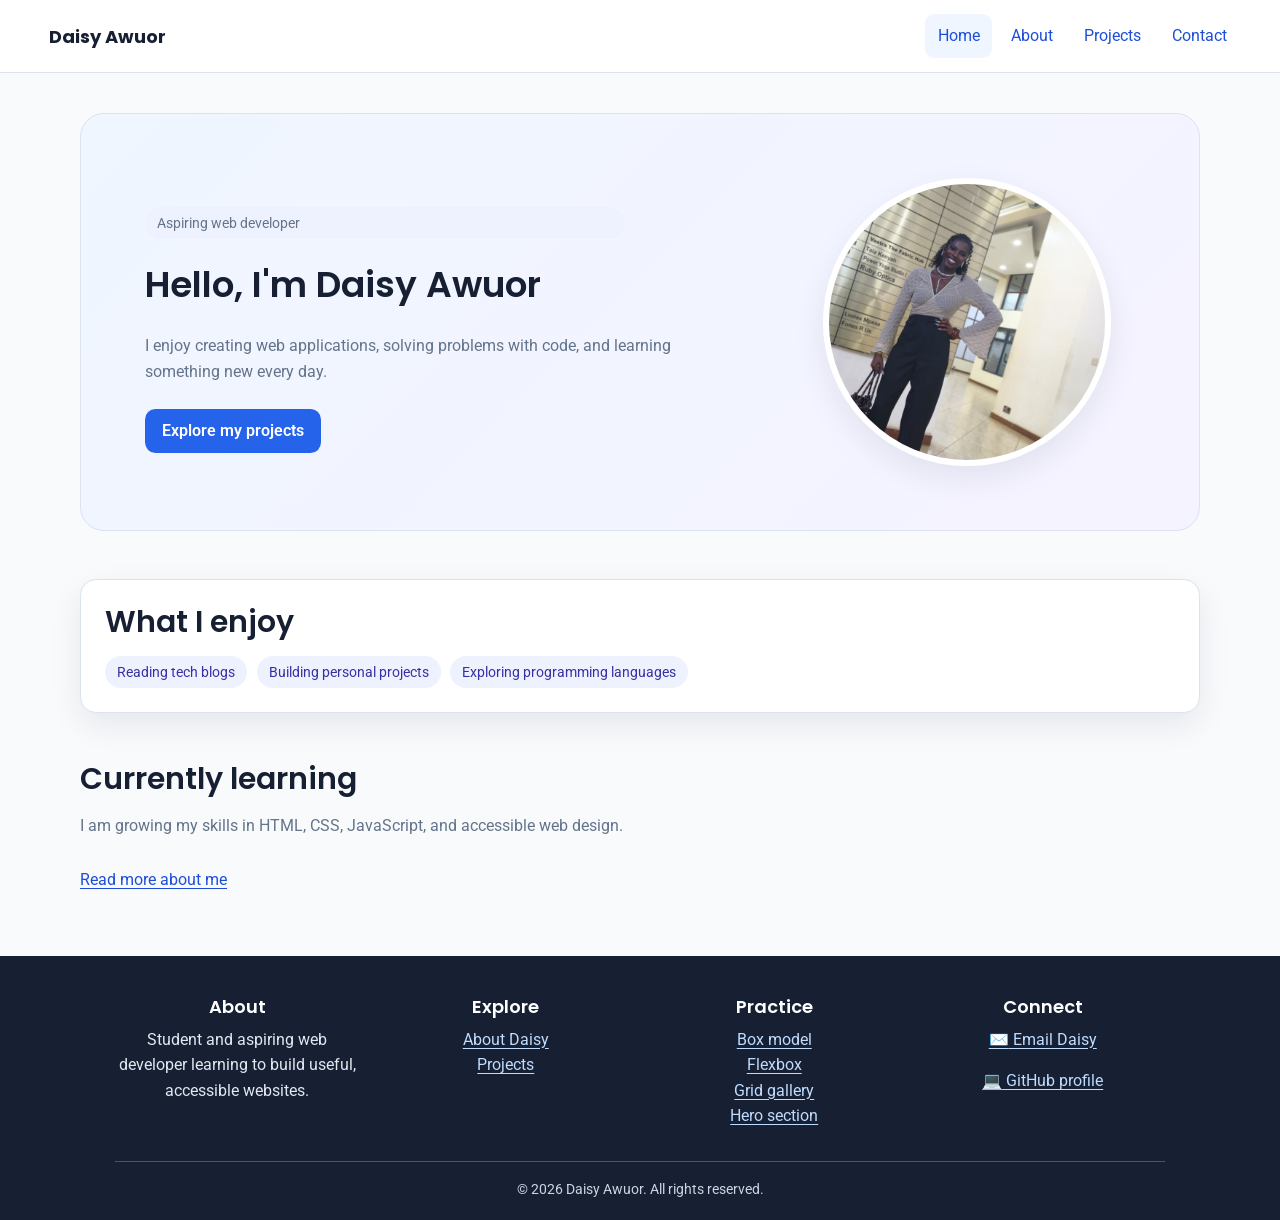
<file: index.html>
<!DOCTYPE html>
<html lang="en">
<head><meta charset="UTF-8"><meta name="viewport" content="width=device-width, initial-scale=1.0"><meta name="description" content="Daisy Awuor's web development portfolio."><title>Daisy Awuor | Home</title><link rel="preconnect" href="https://fonts.googleapis.com"><link rel="preconnect" href="https://fonts.gstatic.com" crossorigin><link href="https://fonts.googleapis.com/css2?family=Poppins:wght@400;500;600;700&family=Roboto:wght@400;500;700&display=swap" rel="stylesheet"><link rel="stylesheet" href="styles.css"></head>
<body><header class="site-header"><nav class="navbar" aria-label="Main navigation"><a class="logo" href="index.html">Daisy Awuor</a><div class="desktop-nav"><ul class="nav-links"><li><a href="index.html" aria-current="page">Home</a></li><li><a href="about.html">About</a></li><li><a href="project.html">Projects</a></li><li><a href="contact.html">Contact</a></li></ul></div><details class="mobile-nav"><summary>Menu</summary><ul class="nav-links"><li><a href="index.html" aria-current="page">Home</a></li><li><a href="about.html">About</a></li><li><a href="project.html">Projects</a></li><li><a href="contact.html">Contact</a></li></ul></details></nav></header>
<main><section class="hero"><div><p class="tag">Aspiring web developer</p><h1>Hello, I'm Daisy Awuor</h1><p>I enjoy creating web applications, solving problems with code, and learning something new every day.</p><a class="button button-primary" href="project.html">Explore my projects</a></div><img src="images/my-photo.jpg" alt="Portrait of Daisy Awuor" width="500" height="500"></section><section class="section panel"><h2>What I enjoy</h2><ul class="skills"><li>Reading tech blogs</li><li>Building personal projects</li><li>Exploring programming languages</li></ul></section><section class="section"><h2>Currently learning</h2><p class="page-intro">I am growing my skills in HTML, CSS, JavaScript, and accessible web design.</p><a href="about.html">Read more about me</a></section></main>
<footer class="site-footer"><div class="footer-grid"><section><h2>About</h2><p>Student and aspiring web developer learning to build useful, accessible websites.</p></section><section><h2>Explore</h2><ul><li><a href="about.html">About Daisy</a></li><li><a href="project.html">Projects</a></li></ul></section><section><h2>Practice</h2><ul><li><a href="box-model-practice.html">Box model</a></li><li><a href="flexbox-practice.html">Flexbox</a></li><li><a href="image.html">Grid gallery</a></li><li><a href="hero-practice.html">Hero section</a></li></ul></section><section><h2>Connect</h2><p><a href="mailto:daisyaongola@gmail.com"><span aria-hidden="true">✉️</span> Email Daisy</a></p><p><a href="https://github.com/Daisy10688"><span aria-hidden="true">💻</span> GitHub profile</a></p></section></div><p class="copyright">&copy; 2026 Daisy Awuor. All rights reserved.</p></footer></body></html>
</file>
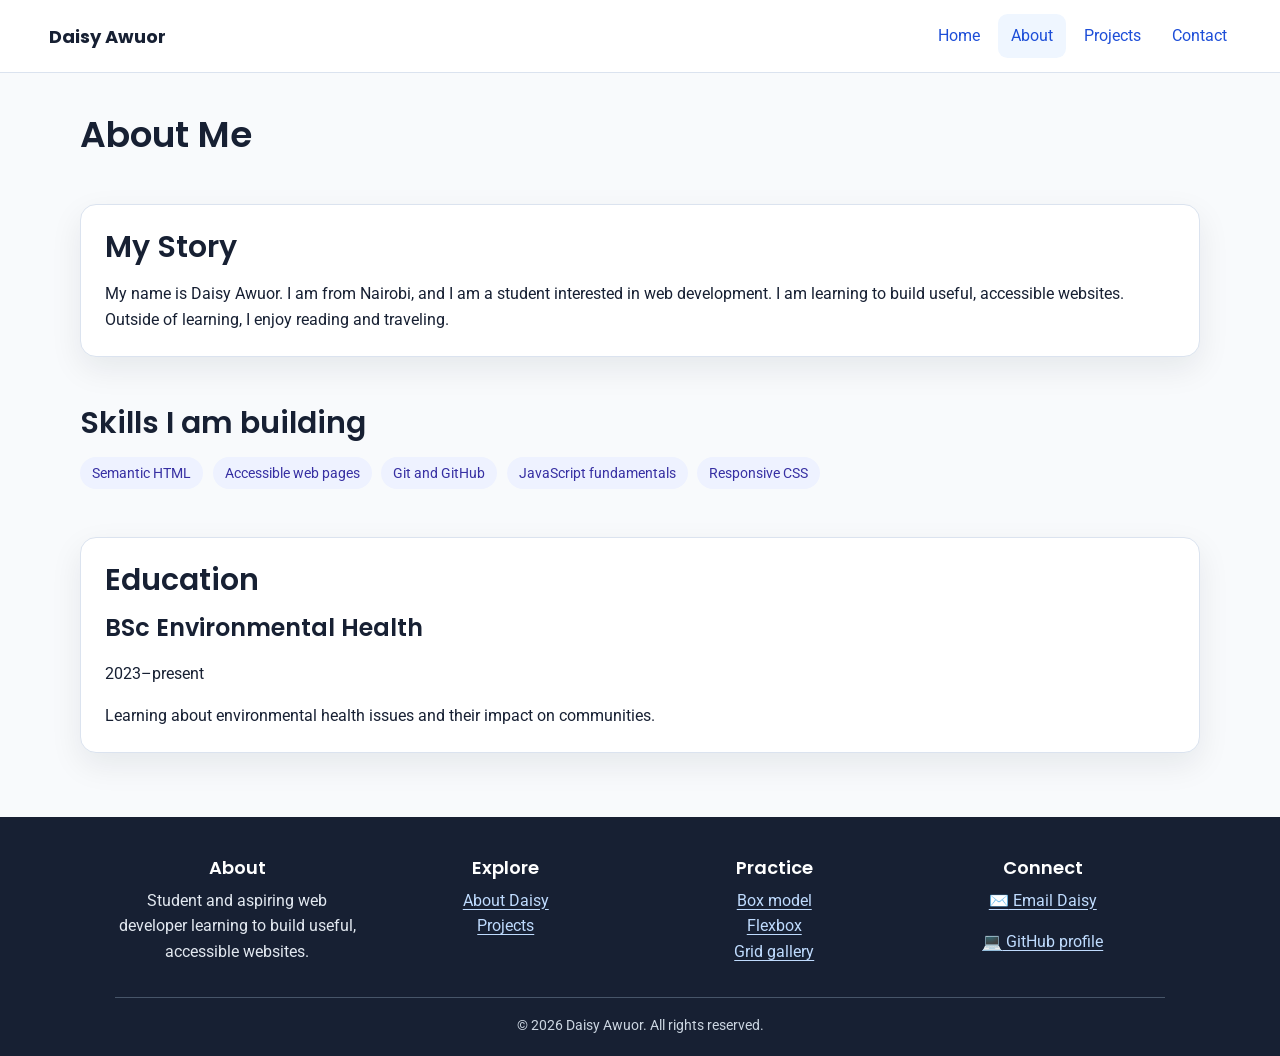
<file: about.html>
<!DOCTYPE html><html lang="en"><head><meta charset="UTF-8"><meta name="viewport" content="width=device-width, initial-scale=1.0"><title>About | Daisy Awuor</title><link rel="preconnect" href="https://fonts.googleapis.com"><link rel="preconnect" href="https://fonts.gstatic.com" crossorigin><link href="https://fonts.googleapis.com/css2?family=Poppins:wght@400;500;600;700&family=Roboto:wght@400;500;700&display=swap" rel="stylesheet"><link rel="stylesheet" href="styles.css"></head><body>
<header class="site-header"><nav class="navbar" aria-label="Main navigation"><a class="logo" href="index.html">Daisy Awuor</a><div class="desktop-nav"><ul class="nav-links"><li><a href="index.html">Home</a></li><li><a href="about.html" aria-current="page">About</a></li><li><a href="project.html">Projects</a></li><li><a href="contact.html">Contact</a></li></ul></div><details class="mobile-nav"><summary>Menu</summary><ul class="nav-links"><li><a href="index.html">Home</a></li><li><a href="about.html" aria-current="page">About</a></li><li><a href="project.html">Projects</a></li><li><a href="contact.html">Contact</a></li></ul></details></nav></header>
<main><article><h1>About Me</h1><section class="section panel"><h2>My Story</h2><p>My name is Daisy Awuor. I am from Nairobi, and I am a student interested in web development. I am learning to build useful, accessible websites. Outside of learning, I enjoy reading and traveling.</p></section><section class="section"><h2>Skills I am building</h2><ul class="skills"><li>Semantic HTML</li><li>Accessible web pages</li><li>Git and GitHub</li><li>JavaScript fundamentals</li><li>Responsive CSS</li></ul></section><section class="section panel"><h2>Education</h2><h3>BSc Environmental Health</h3><p>2023–present</p><p>Learning about environmental health issues and their impact on communities.</p></section></article></main>
<footer class="site-footer"><div class="footer-grid"><section><h2>About</h2><p>Student and aspiring web developer learning to build useful, accessible websites.</p></section><section><h2>Explore</h2><ul><li><a href="about.html">About Daisy</a></li><li><a href="project.html">Projects</a></li></ul></section><section><h2>Practice</h2><ul><li><a href="box-model-practice.html">Box model</a></li><li><a href="flexbox-practice.html">Flexbox</a></li><li><a href="image.html">Grid gallery</a></li></ul></section><section><h2>Connect</h2><p><a href="mailto:daisyaongola@gmail.com"><span aria-hidden="true">✉️</span> Email Daisy</a></p><p><a href="https://github.com/Daisy10688"><span aria-hidden="true">💻</span> GitHub profile</a></p></section></div><p class="copyright">&copy; 2026 Daisy Awuor. All rights reserved.</p></footer></body></html>
</file>
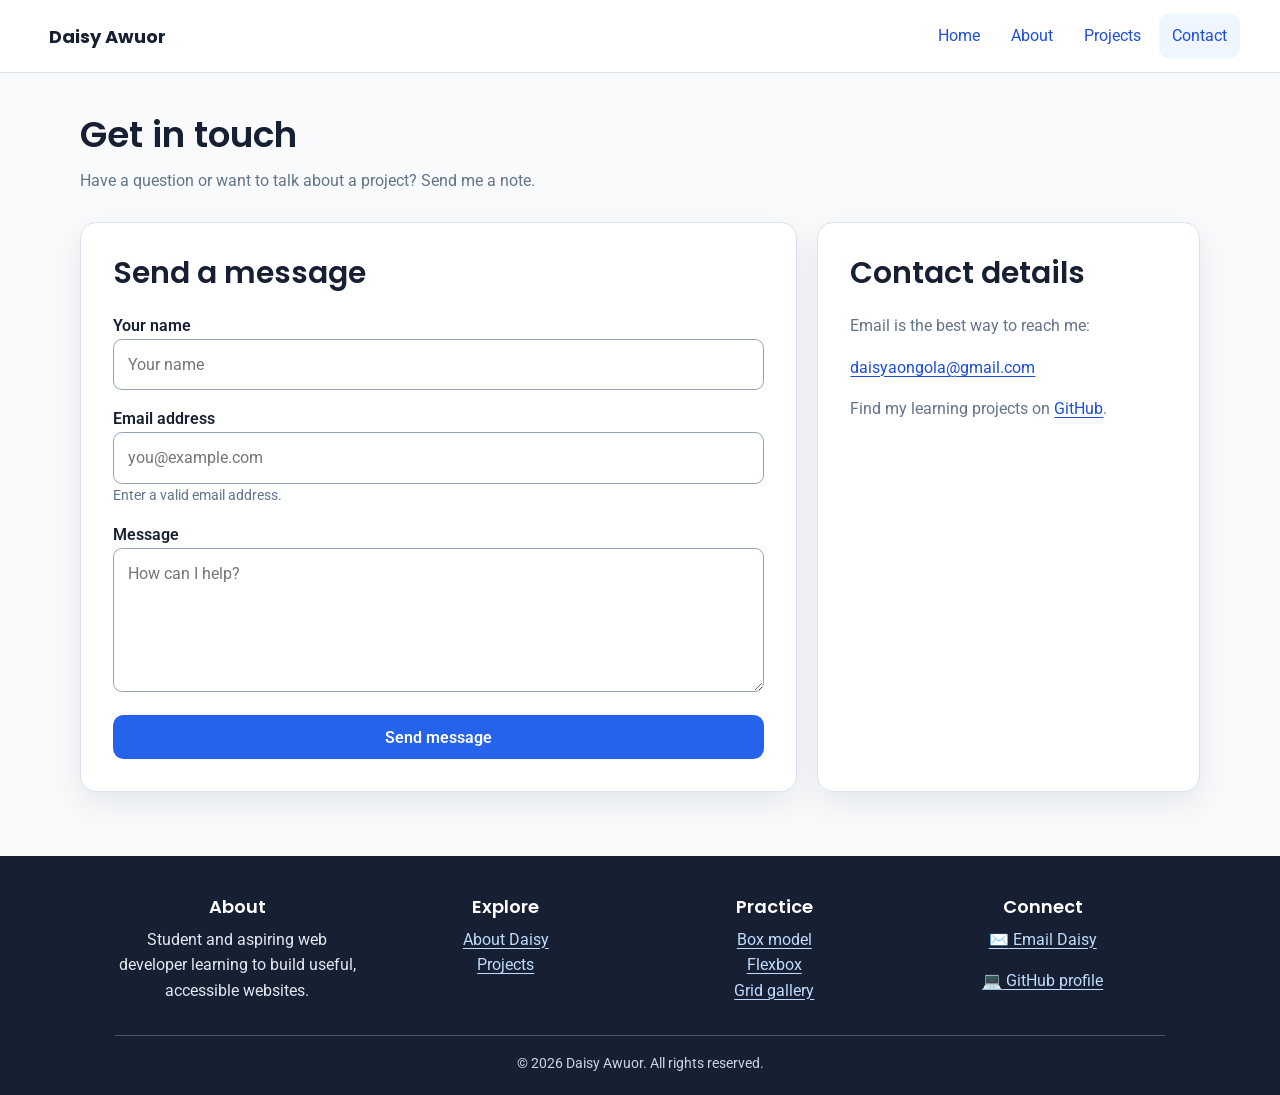
<file: contact.html>
<!DOCTYPE html><html lang="en"><head><meta charset="UTF-8"><meta name="viewport" content="width=device-width, initial-scale=1.0"><title>Contact | Daisy Awuor</title><link rel="preconnect" href="https://fonts.googleapis.com"><link rel="preconnect" href="https://fonts.gstatic.com" crossorigin><link href="https://fonts.googleapis.com/css2?family=Poppins:wght@400;500;600;700&family=Roboto:wght@400;500;700&display=swap" rel="stylesheet"><link rel="stylesheet" href="styles.css"></head><body>
<header class="site-header"><nav class="navbar" aria-label="Main navigation"><a class="logo" href="index.html">Daisy Awuor</a><div class="desktop-nav"><ul class="nav-links"><li><a href="index.html">Home</a></li><li><a href="about.html">About</a></li><li><a href="project.html">Projects</a></li><li><a href="contact.html" aria-current="page">Contact</a></li></ul></div><details class="mobile-nav"><summary>Menu</summary><ul class="nav-links"><li><a href="index.html">Home</a></li><li><a href="about.html">About</a></li><li><a href="project.html">Projects</a></li><li><a href="contact.html" aria-current="page">Contact</a></li></ul></details></nav></header>
<main><h1>Get in touch</h1><p class="page-intro">Have a question or want to talk about a project? Send me a note.</p><div class="contact-layout"><section class="contact-card"><h2>Send a message</h2><form action="mailto:daisyaongola@gmail.com" method="post" enctype="text/plain"><div><label for="name">Your name</label><input id="name" name="name" type="text" autocomplete="name" placeholder="Your name" required></div><div><label for="email">Email address</label><input id="email" name="email" type="email" autocomplete="email" placeholder="you@example.com" required><p class="field-hint">Enter a valid email address.</p></div><div><label for="message">Message</label><textarea id="message" name="message" placeholder="How can I help?" required></textarea></div><button class="button button-primary" type="submit">Send message</button></form></section><aside class="contact-card"><h2>Contact details</h2><p>Email is the best way to reach me:</p><p><a href="mailto:daisyaongola@gmail.com">daisyaongola@gmail.com</a></p><p>Find my learning projects on <a href="https://github.com/Daisy10688">GitHub</a>.</p></aside></div></main>
<footer class="site-footer"><div class="footer-grid"><section><h2>About</h2><p>Student and aspiring web developer learning to build useful, accessible websites.</p></section><section><h2>Explore</h2><ul><li><a href="about.html">About Daisy</a></li><li><a href="project.html">Projects</a></li></ul></section><section><h2>Practice</h2><ul><li><a href="box-model-practice.html">Box model</a></li><li><a href="flexbox-practice.html">Flexbox</a></li><li><a href="image.html">Grid gallery</a></li></ul></section><section><h2>Connect</h2><p><a href="mailto:daisyaongola@gmail.com"><span aria-hidden="true">✉️</span> Email Daisy</a></p><p><a href="https://github.com/Daisy10688"><span aria-hidden="true">💻</span> GitHub profile</a></p></section></div><p class="copyright">&copy; 2026 Daisy Awuor. All rights reserved.</p></footer></body></html>
</file>
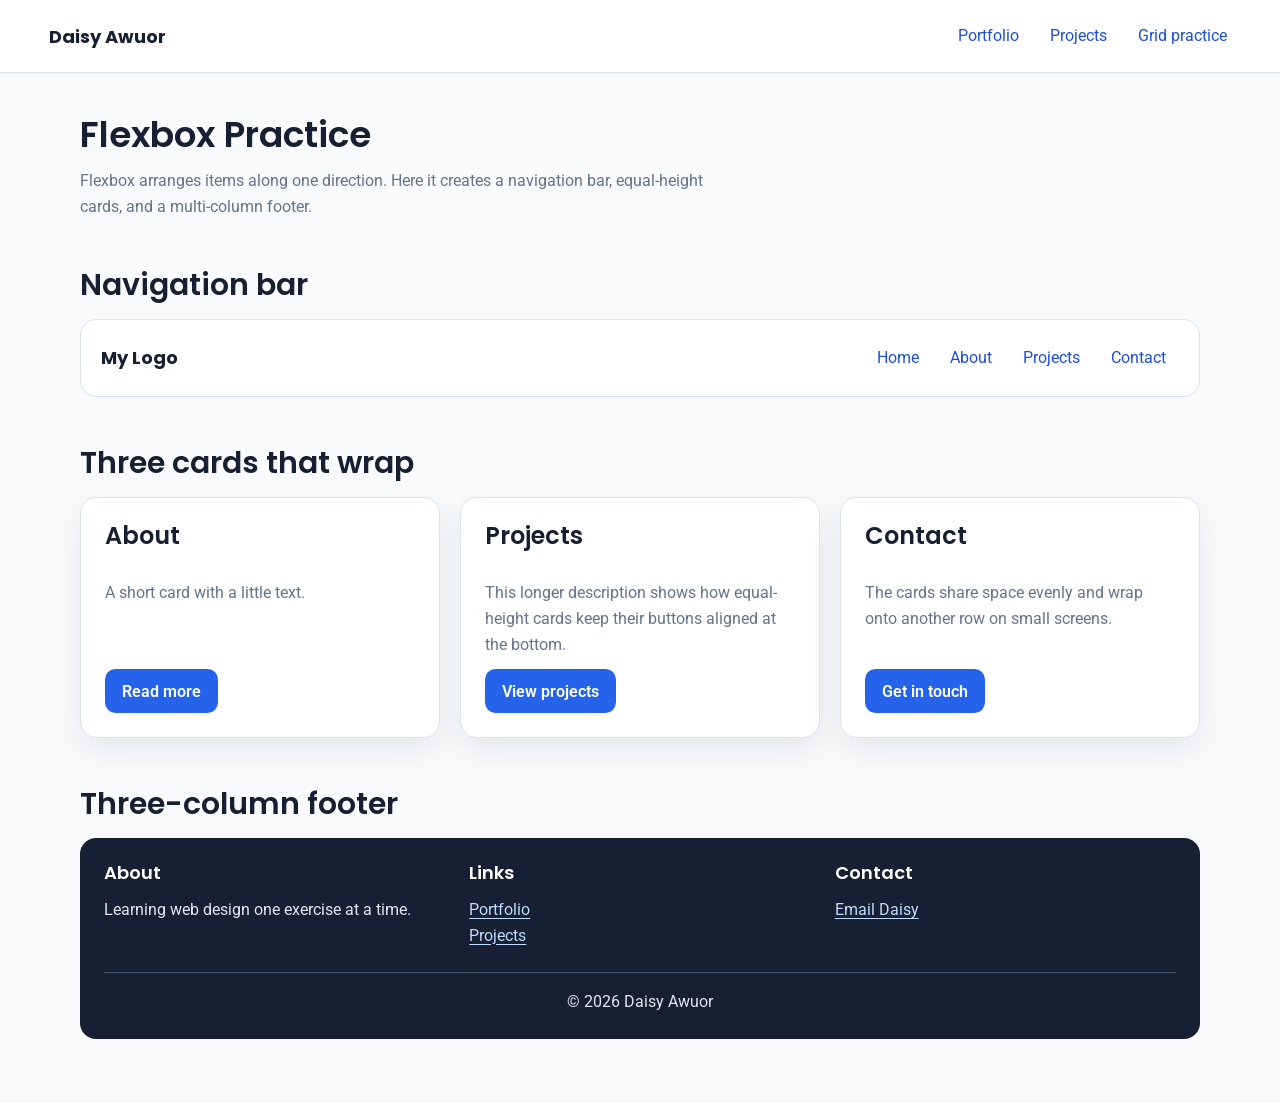
<file: flexbox-practice.html>
<!DOCTYPE html><html lang="en"><head><meta charset="UTF-8"><meta name="viewport" content="width=device-width, initial-scale=1.0"><title>Flexbox Practice | Daisy Awuor</title><link rel="preconnect" href="https://fonts.googleapis.com"><link rel="preconnect" href="https://fonts.gstatic.com" crossorigin><link href="https://fonts.googleapis.com/css2?family=Poppins:wght@400;500;600;700&family=Roboto:wght@400;500;700&display=swap" rel="stylesheet"><link rel="stylesheet" href="styles.css"></head><body>
<header class="site-header"><nav class="navbar" aria-label="Practice navigation"><a class="logo" href="index.html">Daisy Awuor</a><ul class="nav-links"><li><a href="index.html">Portfolio</a></li><li><a href="project.html">Projects</a></li><li><a href="image.html">Grid practice</a></li></ul></nav></header><main><h1>Flexbox Practice</h1><p class="page-intro">Flexbox arranges items along one direction. Here it creates a navigation bar, equal-height cards, and a multi-column footer.</p>
<section class="section"><h2>Navigation bar</h2><nav class="practice-nav" aria-label="Example navigation"><a class="logo" href="#cards">My Logo</a><ul class="nav-links"><li><a href="#cards">Home</a></li><li><a href="#cards">About</a></li><li><a href="project.html">Projects</a></li><li><a href="contact.html">Contact</a></li></ul></nav></section>
<section class="section" id="cards"><h2>Three cards that wrap</h2><div class="flex-card-row"><article class="flex-card"><h3>About</h3><p>A short card with a little text.</p><a class="button button-primary" href="about.html">Read more</a></article><article class="flex-card"><h3>Projects</h3><p>This longer description shows how equal-height cards keep their buttons aligned at the bottom.</p><a class="button button-primary" href="project.html">View projects</a></article><article class="flex-card"><h3>Contact</h3><p>The cards share space evenly and wrap onto another row on small screens.</p><a class="button button-primary" href="contact.html">Get in touch</a></article></div></section>
<section class="section"><h2>Three-column footer</h2><footer class="flex-practice-footer"><div><h3>About</h3><p>Learning web design one exercise at a time.</p></div><div><h3>Links</h3><ul><li><a href="index.html">Portfolio</a></li><li><a href="project.html">Projects</a></li></ul></div><div><h3>Contact</h3><p><a href="mailto:daisyaongola@gmail.com">Email Daisy</a></p></div><p class="flex-copyright">&copy; 2026 Daisy Awuor</p></footer></section></main></body></html>
</file>
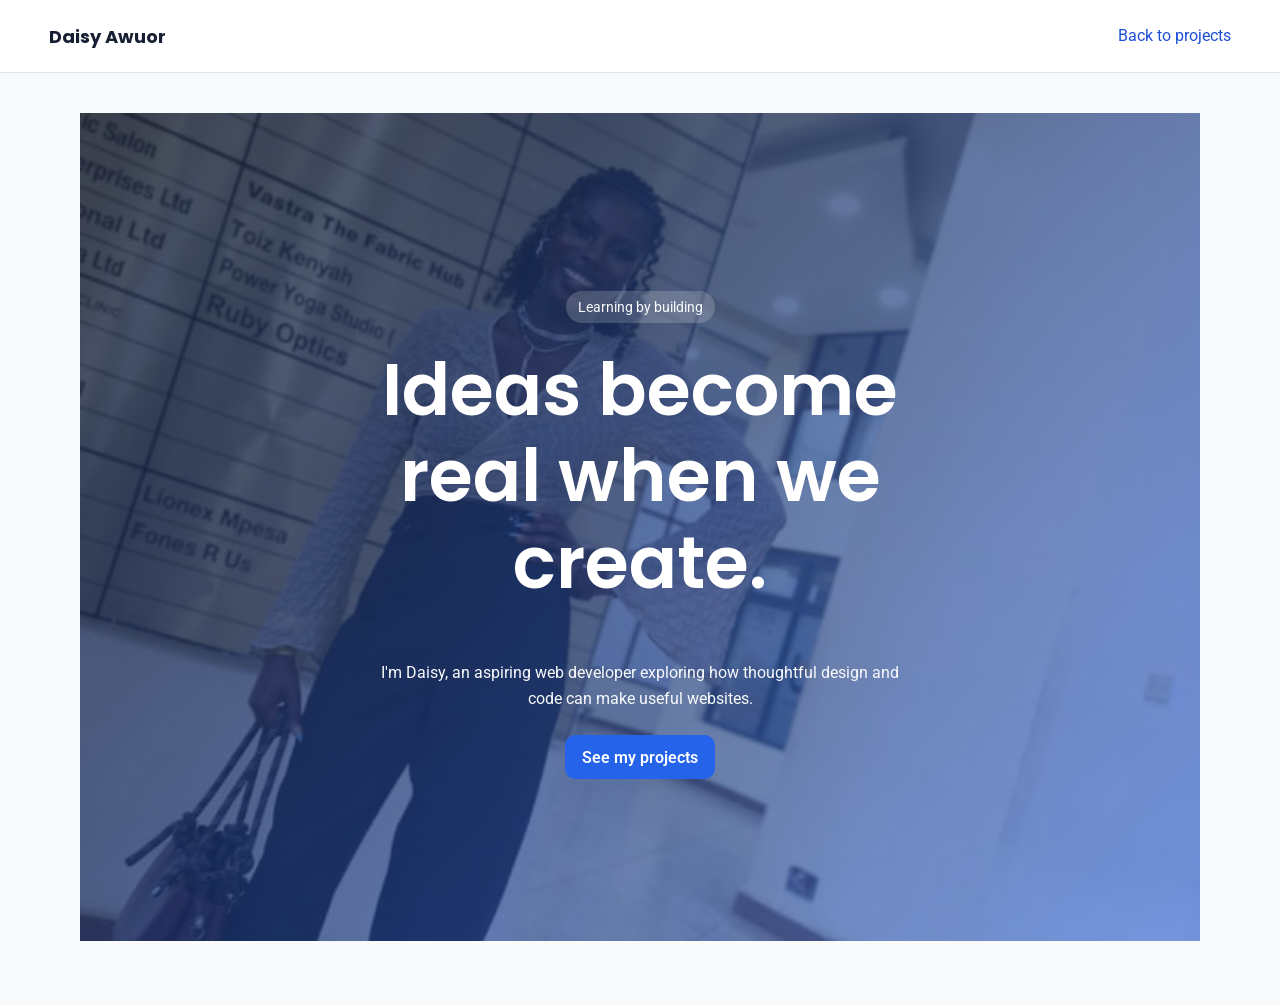
<file: hero-practice.html>
<!DOCTYPE html><html lang="en"><head><meta charset="UTF-8"><meta name="viewport" content="width=device-width, initial-scale=1.0"><title>Hero Section Practice | Daisy Awuor</title><link rel="preconnect" href="https://fonts.googleapis.com"><link rel="preconnect" href="https://fonts.gstatic.com" crossorigin><link href="https://fonts.googleapis.com/css2?family=Poppins:wght@400;500;600;700&family=Roboto:wght@400;500;700&display=swap" rel="stylesheet"><link rel="stylesheet" href="styles.css"></head><body><header class="site-header"><nav class="navbar"><a class="logo" href="index.html">Daisy Awuor</a><a href="project.html">Back to projects</a></nav></header><main class="hero-practice"><section class="hero-full"><div class="hero-full-content"><p class="tag">Learning by building</p><h1>Ideas become real when we create.</h1><p>I'm Daisy, an aspiring web developer exploring how thoughtful design and code can make useful websites.</p><a class="button button-primary" href="project.html">See my projects</a></div></section></main></body></html>
</file>
<file: styles.css>
:root{--font-body:"Roboto",Arial,sans-serif;--font-heading:"Poppins",sans-serif;--font-xs:.75rem;--font-sm:.875rem;--font-base:1rem;--font-lg:1.125rem;--font-xl:1.25rem;--font-2xl:1.5rem;--font-3xl:1.875rem;--font-4xl:2.25rem;--color-primary:#2563eb;--color-secondary:#7c3aed;--color-accent:var(--color-secondary);--color-primary-light:#dbeafe;--color-primary-dark:#1d4ed8;--color-background:#f8fafc;--color-surface:#fff;--color-text:#172033;--color-muted:#64748b;--color-border:#dbe3ef;--shadow:0 12px 32px rgb(15 23 42 / .08);--radius:1rem}
*,*::before,*::after{box-sizing:border-box}*{margin:0;padding:0}html{scroll-behavior:smooth}body{min-width:320px;font:var(--font-base)/1.6 var(--font-body);color:var(--color-text);background:var(--color-background)}img{display:block;max-width:100%;height:auto}a{color:var(--color-primary-dark);text-underline-offset:.2em}a:hover{color:var(--color-secondary)}a,button,summary{transition:color .18s ease,background-color .18s ease,border-color .18s ease,transform .18s ease,box-shadow .18s ease}:focus-visible{outline:3px solid #f59e0b;outline-offset:4px;border-radius:.2rem}
h1,h2,h3,h4,h5,h6{margin:0 0 .75em;color:var(--color-text);font:600 1em/1.2 var(--font-heading)}h1{font-size:var(--font-4xl)}h2{font-size:var(--font-3xl)}h3{font-size:var(--font-2xl)}h4{font-size:var(--font-xl)}h5{font-size:var(--font-lg)}h6{font-size:var(--font-base)}p+p{margin-top:1rem}
.site-header{background:white;border-bottom:1px solid var(--color-border)}.navbar{width:min(1120px,calc(100% - 2rem));min-height:4.5rem;margin:auto;display:flex;align-items:center;justify-content:space-between;gap:1rem}.logo{color:var(--color-text);font:700 var(--font-lg) var(--font-heading);text-decoration:none}.nav-links{display:flex;align-items:center;gap:.35rem;list-style:none;padding:0}.nav-links a{display:block;padding:.55rem .8rem;border-radius:.6rem;text-decoration:none}.nav-links a:hover,.nav-links a[aria-current=page]{background:#eff6ff}.mobile-nav{display:none;position:relative}.mobile-nav summary{cursor:pointer;list-style:none;padding:.55rem .8rem;border:1px solid var(--color-border);border-radius:.6rem;font-weight:600}.mobile-nav[open] .nav-links{display:grid;position:absolute;z-index:5;right:0;top:calc(100% + .5rem);min-width:12rem;padding:.5rem;background:white;border:1px solid var(--color-border);border-radius:.8rem;box-shadow:var(--shadow)}
main{width:min(1050px,calc(100% - 2rem));margin:2.5rem auto 4rem}main>h1{margin-bottom:.75rem}main>p,.page-intro{max-width:70ch;margin-bottom:1.75rem;color:var(--color-muted)}.hero{display:grid;gap:2rem;align-items:center;padding:clamp(1.5rem,5vw,4rem);background:linear-gradient(135deg,#eff6ff,#f5f3ff);border:1px solid var(--color-border);border-radius:1.5rem}.hero p{max-width:60ch;margin:1rem 0 1.5rem;color:var(--color-muted)}.hero img{width:min(100%,18rem);aspect-ratio:1;object-fit:cover;border-radius:50%;justify-self:center;border:6px solid white;box-shadow:var(--shadow)}.section{margin-top:3rem}.section>h2{margin-bottom:1rem}.panel,.project-card,.contact-card,.content-card{background:white;border:1px solid var(--color-border);border-radius:var(--radius);box-shadow:var(--shadow)}.panel{padding:1.5rem}.skills,.tag-list{display:flex;flex-wrap:wrap;gap:.6rem;padding:0;list-style:none}.skills li,.tag{padding:.3rem .75rem;color:#3730a3;background:#eef2ff;border-radius:999px;font-size:var(--font-sm)}
.project-grid{display:grid;grid-template-columns:1fr;gap:1.25rem}.project-card{overflow:hidden;display:flex;flex-direction:column}.project-card:hover{transform:translateY(-4px);box-shadow:0 18px 40px rgb(15 23 42 / .14)}.project-card img{width:100%;aspect-ratio:3/2;object-fit:cover;background:#e2e8f0}.project-card-body{padding:1.25rem;display:flex;flex:1;flex-direction:column;align-items:flex-start;gap:.8rem}.project-card-body p{color:var(--color-muted)}.project-card-body .tag-list{margin-top:auto}.button{display:inline-flex;align-items:center;justify-content:center;min-height:2.75rem;padding:.65rem 1rem;border:1px solid transparent;border-radius:.65rem;font:600 var(--font-base) var(--font-body);text-decoration:none;cursor:pointer}.button:hover{transform:translateY(-1px)}.button-primary{color:white;background:var(--color-primary)}.button-primary:hover{color:white;background:var(--color-primary-dark)}.button-secondary{color:var(--color-primary-dark);border-color:var(--color-primary);background:white}.button-secondary:hover{background:#eff6ff}.button-danger{color:white;background:#dc2626}.button-danger:hover{color:white;background:#b91c1c}.button:disabled,.button-disabled{color:#64748b;background:#e2e8f0;cursor:not-allowed;opacity:.75}.button:disabled:hover,.button-disabled:hover{transform:none}.tags{display:flex;gap:.5rem;flex-wrap:wrap}
.contact-layout{display:grid;gap:1.25rem}.contact-card{padding:clamp(1.25rem,4vw,2rem)}form{display:grid;gap:1rem}label{font-weight:600}input,textarea{width:100%;padding:.75rem .85rem;color:var(--color-text);font:inherit;border:1px solid #94a3b8;border-radius:.55rem;background:white}textarea{min-height:9rem;resize:vertical}input:focus,textarea:focus{border-color:var(--color-primary);outline:3px solid rgb(37 99 235 / .18)}input:invalid:not(:placeholder-shown),textarea:invalid:not(:placeholder-shown){border-color:#dc2626}.field-hint{color:var(--color-muted);font-size:var(--font-sm)}
.site-footer{padding:2.5rem 1rem 1.25rem;color:#e2e8f0;background:#172033}.footer-grid{width:min(1050px,100%);margin:0 auto 2rem;display:grid;grid-template-columns:1fr;gap:1.5rem}.site-footer h2{margin-bottom:.55rem;color:white;font-size:var(--font-lg)}.site-footer a{color:#bfdbfe}.site-footer ul{list-style:none;padding:0}.copyright{width:min(1050px,100%);margin:0 auto;padding-top:1rem;text-align:center;border-top:1px solid #475569;color:#cbd5e1;font-size:var(--font-sm)}article>header{margin-bottom:1.5rem}article>header p,figcaption,aside{color:var(--color-muted)}figure{margin:1.5rem 0}figure img{width:100%;border-radius:var(--radius)}figcaption{margin-top:.5rem;font-size:var(--font-sm)}.two-column{display:grid;gap:1.5rem}.gallery{display:grid;grid-template-columns:1fr;gap:1rem}.gallery figure{margin:0;overflow:hidden;background:white;border-radius:.8rem;box-shadow:var(--shadow)}.gallery img{width:100%;aspect-ratio:4/3;object-fit:cover}
.practice-list{display:grid;gap:1rem;margin:1rem 0;padding-left:1.25rem}.box{margin:1rem 0;padding:1.25rem;border:4px solid var(--color-primary);background:#fef3c7}.box .content{padding:1rem;background:#bfdbfe}.broken-box{width:300px;max-width:100%;margin:1.5rem 0;padding:20px;border:none;background:#e9d5ff;box-sizing:border-box}.card{width:300px;max-width:100%;box-sizing:border-box;margin:1.5rem 0;padding:20px;border:1px solid var(--color-border);border-radius:var(--radius);background:white;box-shadow:var(--shadow)}.card-image{width:100%;border-radius:.5rem}.card-title{margin:1rem 0 15px}.card p{margin-bottom:1rem;color:var(--color-muted)}
@media(min-width:640px){.footer-grid{grid-template-columns:repeat(2,minmax(0,1fr))}.gallery{grid-template-columns:repeat(2,minmax(0,1fr))}}@media(min-width:768px){.hero{grid-template-columns:1.3fr .7fr}.project-grid{grid-template-columns:repeat(2,minmax(0,1fr))}.contact-layout{grid-template-columns:minmax(0,1.5fr) minmax(15rem,.8fr)}}@media(min-width:1024px){.project-grid{grid-template-columns:repeat(3,minmax(0,1fr))}.gallery{grid-template-columns:repeat(3,minmax(0,1fr))}.footer-grid{grid-template-columns:repeat(4,minmax(0,1fr))}}@media(max-width:639px){.desktop-nav{display:none}.mobile-nav{display:block}main{margin-top:1.5rem}}@media(prefers-reduced-motion:reduce){*,*::before,*::after{scroll-behavior:auto!important;transition:none!important}}
body>header:not(.site-header){padding:1.25rem max(1rem,calc((100% - 1050px)/2));background:white;border-bottom:1px solid var(--color-border)}body>header>nav{width:min(1050px,100%);margin:auto}body>header>nav ul,body>nav ul{display:flex;flex-wrap:wrap;gap:.5rem 1rem;list-style:none;padding:0}body>header>nav a,body>nav a{display:inline-block;padding:.4rem .55rem;border-radius:.5rem;text-decoration:none}body>header>nav a:hover,body>nav a:hover{background:#eff6ff}body>footer{padding:1.5rem;text-align:center;color:#e2e8f0;background:#172033}body>footer a{color:#bfdbfe}main>img{width:min(100%,18rem);margin:0 auto 1.5rem;border-radius:1rem;box-shadow:var(--shadow)}
.magazine{display:grid;grid-template-columns:1fr;gap:1rem}.demo-header,.demo-footer{grid-column:1/-1;padding:1rem;color:white;background:var(--color-primary-dark);border-radius:.6rem}.demo-main,.demo-sidebar{padding:1rem;background:white;border:1px solid var(--color-border);border-radius:.6rem}main>section:has(figure){display:grid;grid-template-columns:1fr;gap:1rem}main>section:has(figure)>h2{grid-column:1/-1}main>section:has(figure)>figure{margin:0;padding:1rem;background:white;border-radius:var(--radius);box-shadow:var(--shadow)}main>section:has(figure) img{width:100%;aspect-ratio:3/2;object-fit:cover}
@media(min-width:768px){.magazine{grid-template-columns:1fr 2fr}.demo-header,.demo-footer{grid-column:1/-1}main>section:has(figure){grid-template-columns:repeat(2,minmax(0,1fr))}}@media(min-width:1024px){main>section:has(figure){grid-template-columns:repeat(3,minmax(0,1fr))}}
.practice-nav{display:flex;align-items:center;justify-content:space-between;gap:1rem;padding:1rem 1.25rem;background:white;border:1px solid var(--color-border);border-radius:var(--radius)}.practice-nav .nav-links{justify-content:flex-end}.flex-card-row{display:flex;flex-wrap:wrap;align-items:stretch;gap:1.25rem}.flex-card{flex:1 1 16rem;display:flex;flex-direction:column;align-items:flex-start;gap:.75rem;padding:1.5rem;background:white;border:1px solid var(--color-border);border-radius:var(--radius);box-shadow:var(--shadow)}.flex-card p{color:var(--color-muted)}.flex-card .button{margin-top:auto}.flex-practice-footer{display:flex;flex-wrap:wrap;gap:1.5rem;padding:1.5rem;background:#172033;border-radius:var(--radius);color:#e2e8f0}.flex-practice-footer>div{flex:1 1 12rem}.flex-practice-footer h3{color:white;font-size:var(--font-lg)}.flex-practice-footer a{color:#bfdbfe}.flex-practice-footer ul{list-style:none}.flex-copyright{flex-basis:100%;padding-top:1rem;border-top:1px solid #475569;text-align:center}.button:hover{box-shadow:0 4px 12px rgb(15 23 42 / .16)}.card:hover{box-shadow:0 10px 20px rgb(15 23 42 / .12)}.hero-practice main.hero-practice{width:100%;margin:0}.hero-full{min-height:calc(100vh - 4.5rem);display:grid;place-items:center;padding:2rem;background:linear-gradient(135deg,rgb(15 23 42 / .78),rgb(37 99 235 / .55)),url("images/my-photo.jpg") center/cover no-repeat;text-align:center}.hero-full-content{width:min(750px,100%);padding:clamp(1.5rem,5vw,3rem);color:white}.hero-full h1{font-size:clamp(2.5rem,7vw,4.5rem);color:white}.hero-full p{max-width:60ch;margin:1rem auto 1.5rem;color:#f8fafc}.hero-full .tag{display:inline-block;padding:.3rem .75rem;border-radius:999px;background:rgb(255 255 255 / .18)}
@media(min-width:1280px){main{width:min(1120px,calc(100% - 3rem))}.navbar{width:min(1200px,calc(100% - 3rem))}.hero-full{min-height:calc(100vh - 4.5rem)}}
@media(max-width:639px){.practice-nav{align-items:flex-start;flex-direction:column}.practice-nav .nav-links{justify-content:flex-start;flex-wrap:wrap;gap:.25rem}.practice-nav .nav-links a{padding:.4rem .55rem}}
</file>
